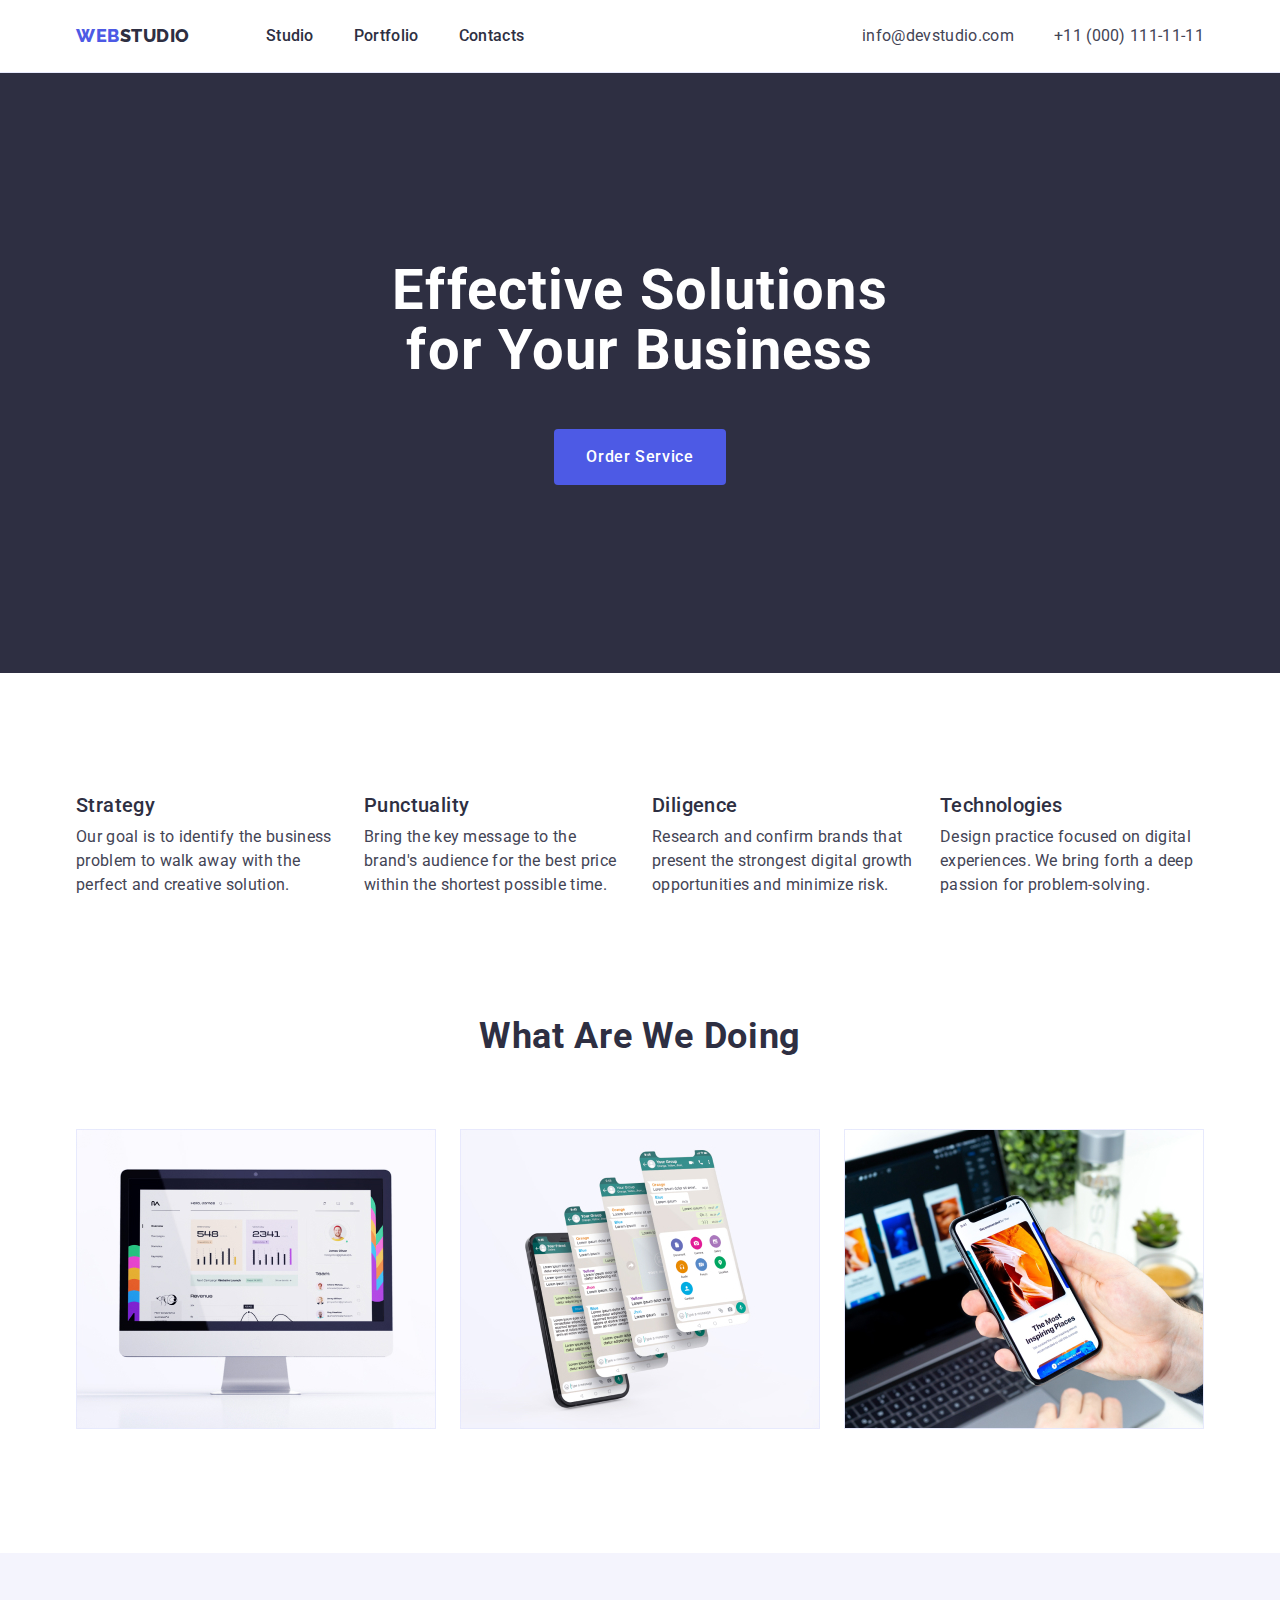
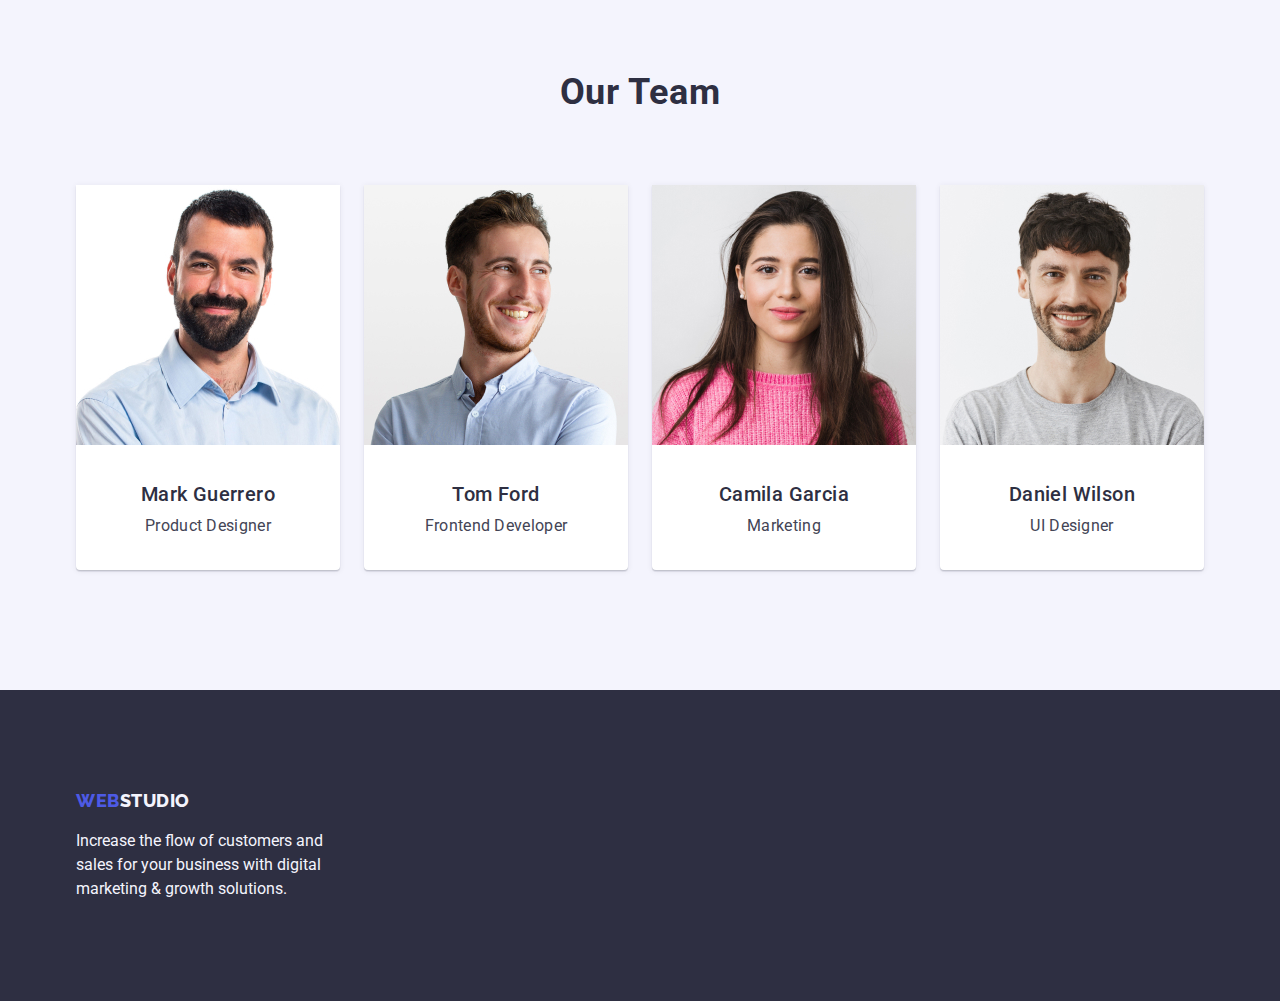
<file: index.html>
<!DOCTYPE html>
<html lang="en">
    <head>
        <meta charset="UTF-8">
        <meta http-equiv="X-UA-Compatible" content="IE=edge">
        <meta name="viewport" content="width=device-width, initial-scale=1.0">
        <link rel="stylesheet" href="https://cdnjs.cloudflare.com/ajax/libs/modern-normalize/1.0.0/modern-normalize.min.css"/>
        <link rel="stylesheet" href="./css/styles.css">
        <title>Web Studio</title>
        <link rel="preconnect" href="https://fonts.googleapis.com" />
        <link rel="preconnect" href="https://fonts.gstatic.com" crossorigin />
        <link href="https://fonts.googleapis.com/css2?family=Raleway:wght@800&family=Roboto:wght@400;500;700;900&display=swap" rel="stylesheet" />
    </head>
<body>
        <header>
            <div class="container header-container">
            <nav class="header-nav">
                <a href="./index.html" class="header-logo link">Web<span>Studio</span></a>
                <ul class="header-list list">
                    <li class="header-item">
                        <a href="./index.html" class="header-link link">Studio</a>
                    </li>
                    <li class="header-item">
                        <a href="./portfolio.html" class="header-link link">Portfolio</a>
                    </li>
                    <li class="header-item">
                        <a href="" class="header-link link">Contacts</a>
                    </li>
                </ul>
            </nav>
            <address class="header-contact">
                <ul class="header-contact-item list">
                    <li class="header-contact-list">
                        <a href="mailto:info@devstudio.com" class="header-contact-itm">info@devstudio.com</a>
                    </li>
                    <li class="header-contact-list">
                        <a href="tel:+110001111111" class="header-contact-itm">+11 (000) 111-11-11</a>
                    </li>
                </ul>
            </address>
        </div>
    </header>

    <main>
        <section class="order section">
            <div class="container">
                    <h1 class="order-title">Effective Solutions for Your Business</h1>
                    <button type="button" class="order-btn">Order Service</button>
            </div>
        </section>

        <section class="features section">
            <div class="container">
                <h2 hidden class="hidden-title">features</h2>
            <ul class="features-list list">
            <li class="features-item">
                <h3 class="features-subtitle">Strategy</h3>
                <p class="features-item-text">
                    Our goal is to identify the business problem to walk away with the perfect and creative solution.
                </p>
            </li>
            <li class="features-item">
                <h3 class="features-subtitle">Punctuality</h3>
                <p class="features-item-text">
                    Bring the key message to the brand's audience for the best price within the shortest possible time.
                </p>
            </li>
            <li class="features-item">
                <h3 class="features-subtitle">Diligence</h3>
                <p class="features-item-text">
                    Research and confirm brands that present the strongest digital growth opportunities and minimize risk.
                </p>
            </li>
            <li class="features-item">
                <h3 class="features-subtitle">Technologies</h3>
                <p class="features-item-text">
                    Design practice focused on digital experiences. We bring forth a deep passion for problem-solving.
                </p>
            </li>
            </ul>
        </div>
        </section>

        <section class="about">
            <div class="container">
                <h2 class="about-title">What are we doing</h2>
            <ul class="about-list list">
            <li class="about-item">
                <img src="./images/img-pc.jpg" alt="photo1" width="360" height="300" class="about-img">
            </li>
            <li class="about-item">
                <img src="./images/img-phone.jpg" alt="photo2" width="360" height="300" class="about-img">
            </li>
            <li class="about-item">
                <img src="./images/img-phone2.jpg" alt="photo3" width="360" height="300" class="about-img">
            </li>
        </ul>
        </div>
        </section>

        <section class="team section">
            <div class="container">
                <h2 class="team-title">Our Team</h2>
                <ul class="team-list list">
                <li class="team-list-item">
                    <img src="./images/mark-guerrero.jpg" alt="1" width="264" height="260">
                    <div class="team-list-cover">
                        <h3 class="team-name">Mark Guerrero</h3>
                        <p class="team-item-text">Product Designer</p>
                    </div>
                </li>

                <li class="team-list-item">
                    <img src="./images/tom-ford.jpg" alt="2" width="264" height="260">
                    <div class="team-list-cover">
                        <h3 class="team-name">Tom Ford</h3>
                        <p class="team-item-text">Frontend Developer</p>
                    </div>
                </li>

                <li class="team-list-item">
                    <img src="./images/camila-garcia.jpg" alt="3" width="264" height="260">
                    <div class="team-list-cover">
                        <h3 class="team-name">Camila Garcia</h3>
                        <p class="team-item-text">Marketing</p>
                    </div>
                </li>

                <li class="team-list-item">
                    <img src="./images/daniel-wilson.jpg" alt="4" width="264" height="260">
                    <div class="team-list-cover">
                        <h3 class="team-name">Daniel Wilson</h3>
                        <p class="team-item-text">UI Designer</p>
                    </div>
                </li>
                
            </ul>
            </div>
        </section>
    </main>

    <footer class="footer">
        <div class="container">
            <div class="footer-wrapper">
            <a href="./index.html" class="footer-logo link">Web<span class="footer-logo-span">Studio</span></a>
        <p class="footer-text">Increase the flow of customers and sales for your business with digital marketing & growth solutions.</p>
        </div>
        </div>
    </footer>
</body>
</html>
</file>
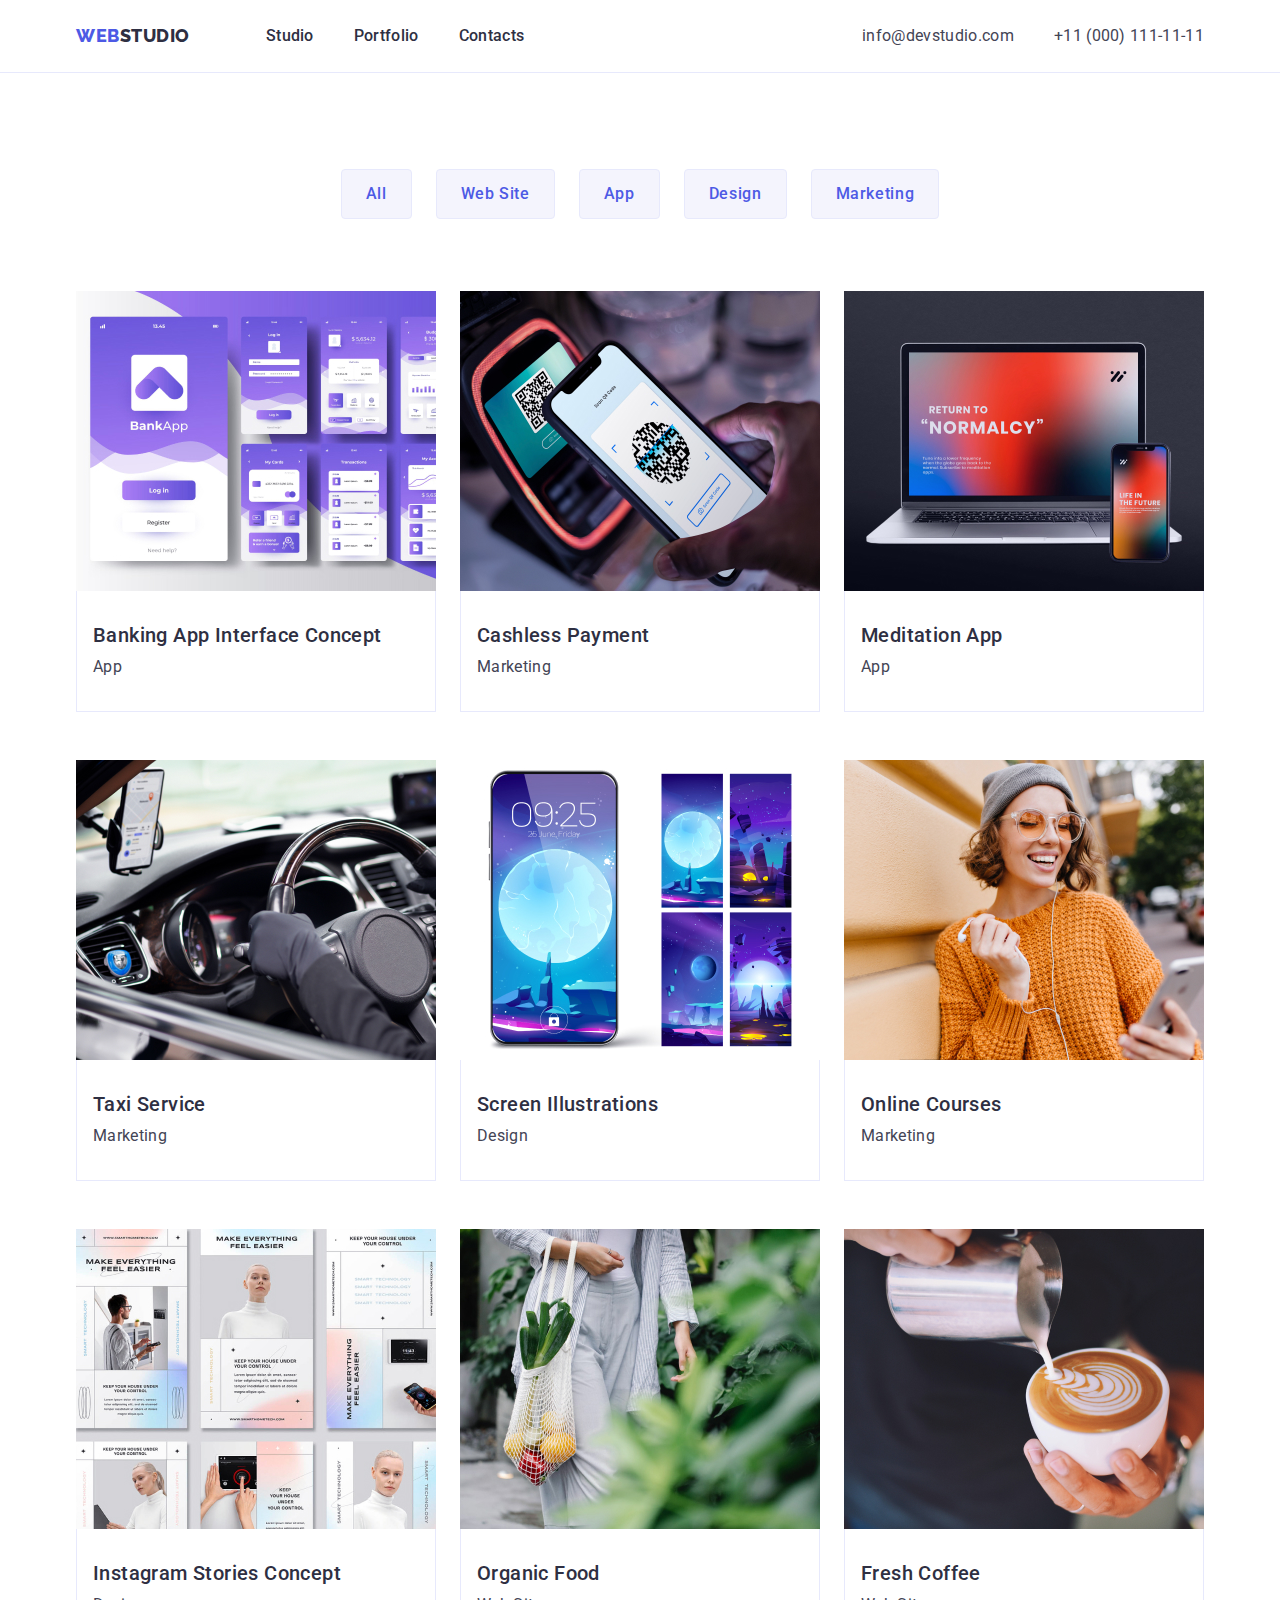
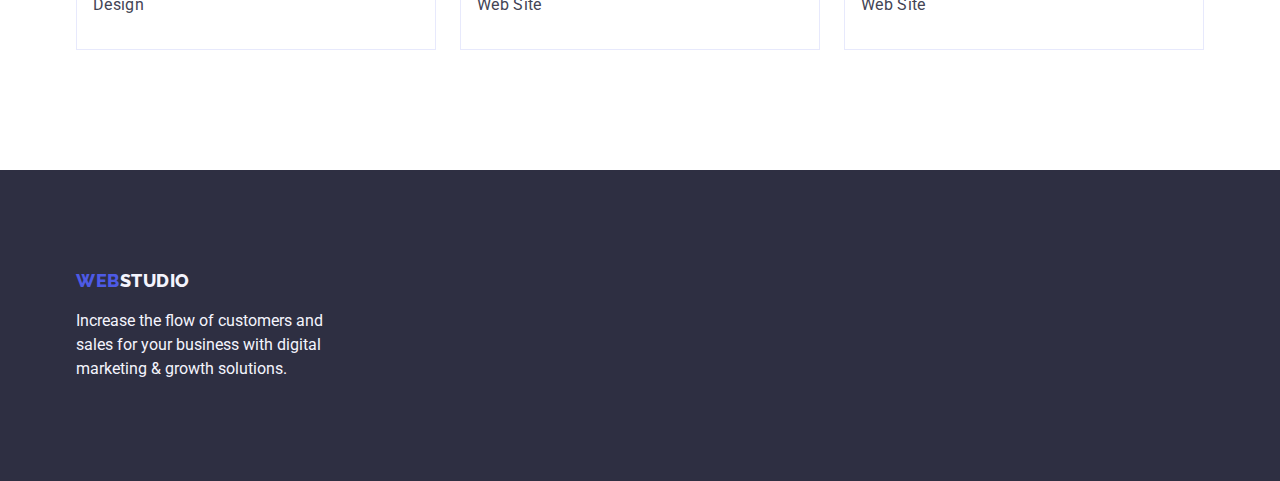
<file: portfolio.html>
<!DOCTYPE html>
<html lang="en">
<head>
    <meta charset="UTF-8">
        <meta http-equiv="X-UA-Compatible" content="IE=edge">
        <meta name="viewport" content="width=device-width, initial-scale=1.0">
        <link rel="stylesheet" href="https://cdnjs.cloudflare.com/ajax/libs/modern-normalize/1.0.0/modern-normalize.min.css"/>
        <link rel="stylesheet" href="./css/styles.css">
        <title>Portfolio</title>
        <link rel="preconnect" href="https://fonts.googleapis.com" />
        <link rel="preconnect" href="https://fonts.gstatic.com" crossorigin />
        <link href="https://fonts.googleapis.com/css2?family=Raleway:wght@800&family=Roboto:wght@400;500;700;900&display=swap" rel="stylesheet" />
</head>
<body>
    <header>
        <div class="container header-container">
        <nav class="header-nav">
            <a href="./index.html" class="header-logo link">Web<span>Studio</span></a>
            <ul class="header-list list">
                <li class="header-item">
                    <a href="./index.html" class="header-link link">Studio</a>
                </li>
                <li class="header-item">
                    <a href="./portfolio.html" class="header-link link">Portfolio</a>
                </li>
                <li class="header-item">
                    <a href="" class="header-link link">Contacts</a>
                </li>
            </ul>
        </nav>
        <address class="header-contact">
            <ul class="header-contact-item list">
                <li class="header-contact-list">
                    <a href="mailto:info@devstudio.com" class="header-contact-itm">info@devstudio.com</a>
                </li>
                <li class="header-contact-list">
                    <a href="tel:+110001111111" class="header-contact-itm">+11 (000) 111-11-11</a>
                </li>
            </ul>
        </address>
    </div>
</header>

<main>
    <section class="portfolio">
        <div class="container">
            <h1 hidden>Service</h1>
        <ul class="portfolio-list-btn list">
            <li class="portfolio-item-btn"><button type="button" class="portfolio-btn">All</button></li>
            <li class="portfolio-item-btn"><button type="button" class="portfolio-btn">Web Site</button></li>
            <li class="portfolio-item-btn"><button type="button" class="portfolio-btn">App</button></li>
            <li class="portfolio-item-btn"><button type="button" class="portfolio-btn">Design</button></li>
            <li class="portfolio-item-btn"><button type="button" class="portfolio-btn">Marketing</button></li>
        </ul>

        <ul class="portfolio-list list"> 

        <li class="portfolio-item">
            <a href="" class="portfolio-link link"><img src="./images/banking-app.jpg" alt="Banking App Interface" class="portfolio-img-list" width="360" height="300">
            <div class="portfolio-item-text">
                <h2 class="portfolio-subtitle">Banking App Interface Concept</h2>
                <p class="portfolio-text">App</p>
            </div>
        </a>
        </li>

        <li class="portfolio-item">
            <a href="" class="portfolio-link link"><img src="./images/cashless-payment.jpg" alt="cashless-payment" class="portfolio-img-list" width="360" height="300">
            <div class="portfolio-item-text">
                <h2 class="portfolio-subtitle">Cashless Payment</h2>
                <p class="portfolio-text">Marketing</p>
            </div>
        </a>
        </li>
        <li class="portfolio-item">
            <a href="" class="portfolio-link link"><img src="./images/meditaion-app.jpg" alt="meditaion-app" class="portfolio-img-list" width="360" height="300">
            <div class="portfolio-item-text">
                <h2 class="portfolio-subtitle">Meditation App</h2>
                <p class="portfolio-text">App</p>
            </div>
        </a>
        </li>
        <li class="portfolio-item">
            <a href="" class="portfolio-link link"><img src="./images/taxi-service.jpg" alt="Taxi Service" class="portfolio-img-list" width="360" height="300">
            <div class="portfolio-item-text">
                <h2 class="portfolio-subtitle">Taxi Service</h2>
                <p class="portfolio-text">Marketing</p>
            </div>
        </a>
        </li>
        <li class="portfolio-item">
            <a href="" class="portfolio-link link"><img src="./images/screen-illustrations.jpg" alt="Screen Illustrations" class="portfolio-img-list" width="360" height="300">
            <div class="portfolio-item-text">
                <h2 class="portfolio-subtitle">Screen Illustrations</h2>
                <p class="portfolio-text">Design</p>
            </div>
        </a>
        </li>
        <li class="portfolio-item">
            <a href="" class="portfolio-link link"><img src="./images/online-courses.jpg" alt="Online Courses" class="portfolio-img-list" width="360" height="300">
            <div class="portfolio-item-text">
                <h2 class="portfolio-subtitle">Online Courses</h2>
                <p class="portfolio-text">Marketing</p>
            </div>
        </a>
        </li>
        <li class="portfolio-item">
            <a href="" class="portfolio-link link"><img src="./images/instagram-stories-concept.jpg" alt="Instagram Stories Concept" class="portfolio-img-list" width="360" height="300">
            <div class="portfolio-item-text">
                <h2 class="portfolio-subtitle">Instagram Stories Concept</h2>
                <p class="portfolio-text">Design</p>
            </div>
            </a>
        </li>
        <li class="portfolio-item">
            <a href="" class="portfolio-link link"><img src="./images/organic-food.jpg" alt="Organic Food" class="portfolio-img-list" width="360" height="300">
            <div class="portfolio-item-text">
                <h2 class="portfolio-subtitle">Organic Food</h2>
                <p class="portfolio-text">Web Site</p>
            </div>
        </a>
        </li>
        <li class="portfolio-item">
            <a href="" class="portfolio-link link"><img src="./images/fresh-coffe.jpg" alt="Fresh Coffee" class="portfolio-img-list" width="360" height="300">
            <div class="portfolio-item-text">
                <h2 class="portfolio-subtitle">Fresh Coffee</h2>
                <p class="portfolio-text">Web Site</p>
            </div>
        </a>
        </li>
        </ul>
        </div>
    </section>
</main>

<footer class="footer">
    <div class="container">
        <div class="footer-wrapper">
        <a href="./index.html" class="footer-logo link">Web<span class="footer-logo-span">Studio</span></a>
    <p class="footer-text">Increase the flow of customers and sales for your business with digital marketing & growth solutions.</p>
    </div>
    </div>
</footer>

</body>
</html>
</file>
<file: css/styles.css>
:root {
    --color-background: #ffffff;
    --color-iris: #4d5ae5;
    --color-background-btn: #404bbf;
    --color-background-main: #2e2f42;
    --color-main: #434455;
    --color-cloud: #f4f4fd;
    --color-corn: #E7E9FC;
}

body {
    color: var(--color-main);
    background-color: var(--color-background);
    font-family: 'Roboto', sans-serif;
    margin: 0 auto;
    padding: 0;
}

.link {
    text-decoration: none;
}

.list {
    list-style: none;
}

.container {
    max-width: 1158px;
    padding-left: 15px;
    padding-right: 15px;
    margin-left: auto;
    margin-right: auto;
}

.section {
    padding-top: 120px;
    padding-bottom: 120px;
}

ul, li, h3, h2, p{
    margin: 0;
    padding: 0;
}

/* header */

header {
    border-bottom: 1px solid var(--color-corn);
    background-color: var(--color-background);
}

.header-container {
    display: flex;
    justify-content: space-between; 
    padding-top: 24px;
    padding-bottom: 24px;
}

.header-nav {
    display: flex;
    align-items: center;
}

.header-contact-item {
    display: flex;
    align-items: center;
}

.header-list {
    display: flex;
}

.header-logo {
    display: flex;
    margin-right: 76px;

    font-family: 'Raleway', sans-serif;
    font-weight: 800;
    font-size: 18px;
    line-height: 1.17;
    letter-spacing: 0.03em;
    text-transform: uppercase;
    color: var(--color-iris);
    text-decoration: none;
}

.header-item {
}

.header-item:not(:last-child) {
    margin-right: 40px;
}

.header-link {
    display: block;
    font-weight: 500;
    font-size: 16px;
    line-height: 1.5;
    letter-spacing: 0.02em;
    color: var(--color-background-main);
}

.header-link:is(:hover, :focus) {
    color: var(--color-background-btn);
}

.header-contact {
    display: flex;
}

.header-contact-list {
}

.header-contact-list:not(:last-child) {
    margin-right: 40px;
}

.header-contact-itm {
    text-decoration: none;
    font-style: normal;
    font-size: 16px;
    line-height: 1.5;
    letter-spacing: 0.02em;
    color: var(--color-main);   
}

.header-contact-itm:is(:hover, :focus) {
    color: var(--color-background-btn);
}

span {
    color: var(--color-background-main);
    text-decoration: none;
}

/* header */

/* order */

.order {
    background-color: var(--color-background-main);
    text-align: center;
    padding-top: 188px;
    padding-bottom: 188px;
}

.order-title {
    font-size: 56px;
    line-height: 1.07;
    text-align: center;
    letter-spacing: 0.02em;
    color: var(--color-background);

    width: 496px;
    margin: 0 auto;
}

.order-btn {
    border-radius: 4px;
    padding: 16px 32px;
    border: none;
    text-align: center;
    margin-top: 48px;

    background-color: var(--color-iris);
    font-family: "Roboto", sans-serif;
    font-weight: 500;
    font-size: 16px;
    line-height: 1.5;
    letter-spacing: 0.04em;
    color: var(--color-background);
    cursor: pointer;

    background: #4D5AE5;
    background-color: var(--color-iris);
}

.order-btn:is(:hover, :focus) {
    background-color: var(--color-background-btn);
}

/* order */

/* features */

.features {
    
}   

.hidden-title {
}

.features-list {
    display: flex;
}

.features-item {
    max-width: 264px;
}

.features-item:not(:last-child) {
    margin-right: 24px;
}

.features-subtitle {
    margin-bottom: 8px;

    font-family: 'Roboto';
    font-style: normal;
    font-weight: 500;
    font-size: 20px;
    line-height: 1.2;
    letter-spacing: 0.02em;
    color: var(--color-background-main);
}

.features-item-text {
    max-height: 72px;

    font-size: 16px;
    line-height: 1.5;
    letter-spacing: 0.02em;
    color: var(--color-main);
}

/* features */

/* about */

.about {
    padding-bottom: 120px;
}

.about-title {
    font-size: 36px;
    line-height: 1.11;
    letter-spacing: 0.02em;
    text-transform: capitalize;
    color: var(--color-background-main);
    text-align: center;
}

.about-list {
    display: flex;
    margin-top: 72px;
}

.about-img {
}

.about-item {

}

.about-item:not(:last-child) {
    margin-right: 24px;
}

/* about */

/* team */

.team {
    background-color: var(--color-cloud);
}

.team-title {
    font-size: 36px;
    line-height: 1.11;
    text-align: center;
    letter-spacing: 0.02em;
    text-transform: capitalize;
    color: var(--color-background-main);
    margin-bottom: 72px;
}

.team-list {
    display: flex;
}

.team-list-item {
    background-color: var(--color-background);
    box-shadow: 0px 1px 6px rgba(46, 47, 66, 0.08), 0px 1px 1px rgba(46, 47, 66, 0.16), 0px 2px 1px rgba(46, 47, 66, 0.08);
border-radius: 0px 0px 4px 4px;
}

.team-list-item:not(:last-child) {
    margin-right: 24px;
}

.team-name {
    font-weight: 500;
    font-size: 20px;
    line-height: 1.2;
    letter-spacing: 0.02em;
    color: var(--color-background-main);

    text-align: center;
    margin-bottom: 8px;
}

.team-list-cover {
    padding-top: 32px;
    padding-bottom: 32px;
    
}

.team-item-text {
    font-size: 16px;
    line-height: 1.5;
    letter-spacing: 0.02em;
    color: var(--color-main);

    text-align: center;
}

/* team */

/* footer */

.footer {
    background-color: var(--color-background-main);
    padding-top: 100px;
    padding-bottom: 100px;
}

.footer-wrapper {
    width: 264px;
}

.footer-logo {


    font-family: 'Raleway', sans-serif;
    font-weight: 800;
    font-size: 18px;
    line-height: 1.17;
    letter-spacing: 0.03em;
    text-transform: uppercase;
    color: var(--color-iris);
    text-decoration: none;
}


.footer-logo-span {
    color: var(--color-cloud);
}

.footer-text {
    line-height: 1.5;
    margin-top: 18px;
    color: var(--color-cloud);
}

/* footer */

/* portfolio */

.portfolio {
    padding-top: 96px;
    padding-bottom: 120px;
}

.portfolio-list-btn {
    display: flex;
    justify-content: center;
}

.portfolio-item-btn {
    
}

.portfolio-item-btn:not(:last-child) {
    margin-right: 24px;
}

.portfolio-btn {
    border: 1px solid var(--color-corn);
    border-radius: 4px;
    background-color: var(--color-cloud);
    padding: 12px 24px;
    

    font-family: 'Roboto', sans-serif;
    font-weight: 500;
    font-size: 16px;
    line-height: 1.5;
    letter-spacing: 0.04em;
    color: var(--color-iris);
    background-color: var(--color-cloud);
    cursor: pointer;

}

.portfolio-btn:is(:hover, :focus) {
    background-color: var(--color-background-btn);
    color: var(--color-background);
    box-shadow: 0px 3px 1px rgba(0, 0, 0, 0.1), 0px 2px 1px rgba(0, 0, 0, 0.08), 0px 2px 2px rgba(0, 0, 0, 0.12);
    border-radius: 4px;
    border: 1px solid var(--color-background-btn);
}

.portfolio-list {
    margin-top: 72px;
    flex-wrap: wrap;
    display: flex;
}

.portfolio-item {
    margin-bottom: 48px;
    margin-right: 24px;
}


.portfolio-item:nth-child(7) {
    margin-bottom: 0;
}

.portfolio-item:nth-child(8) {
    margin-bottom: 0;
}

.portfolio-item:nth-child(9) {
    margin-bottom: 0;
}

.portfolio-item:nth-child(3) {
    margin-right: 0;
}

.portfolio-item:nth-child(6) {
    margin-right: 0;
}

.portfolio-item:nth-child(9) {
    margin-right: 0;
}

.portfolio-subtitle {
    font-weight: 500;
    font-size: 20px;
    line-height: 1.2;
    letter-spacing: 0.02em;
    color: var(--color-background-main);

    margin-bottom: 8px;
}

.portfolio-text {

    font-size: 16px;
    line-height: 1.5;
    letter-spacing: 0.02em;
    color: var(--color-main);
}


.portfolio-link {
}

.portfolio-item-text {
    border: 1px solid var(--color-corn);
    border-top: none;
}


.portfolio-img-list {
    display: block;
}

.portfolio-item-text {
    padding-top: 32px;
    padding-bottom: 32px;
    padding-left: 16px;
}
/* portfolio */
</file>
